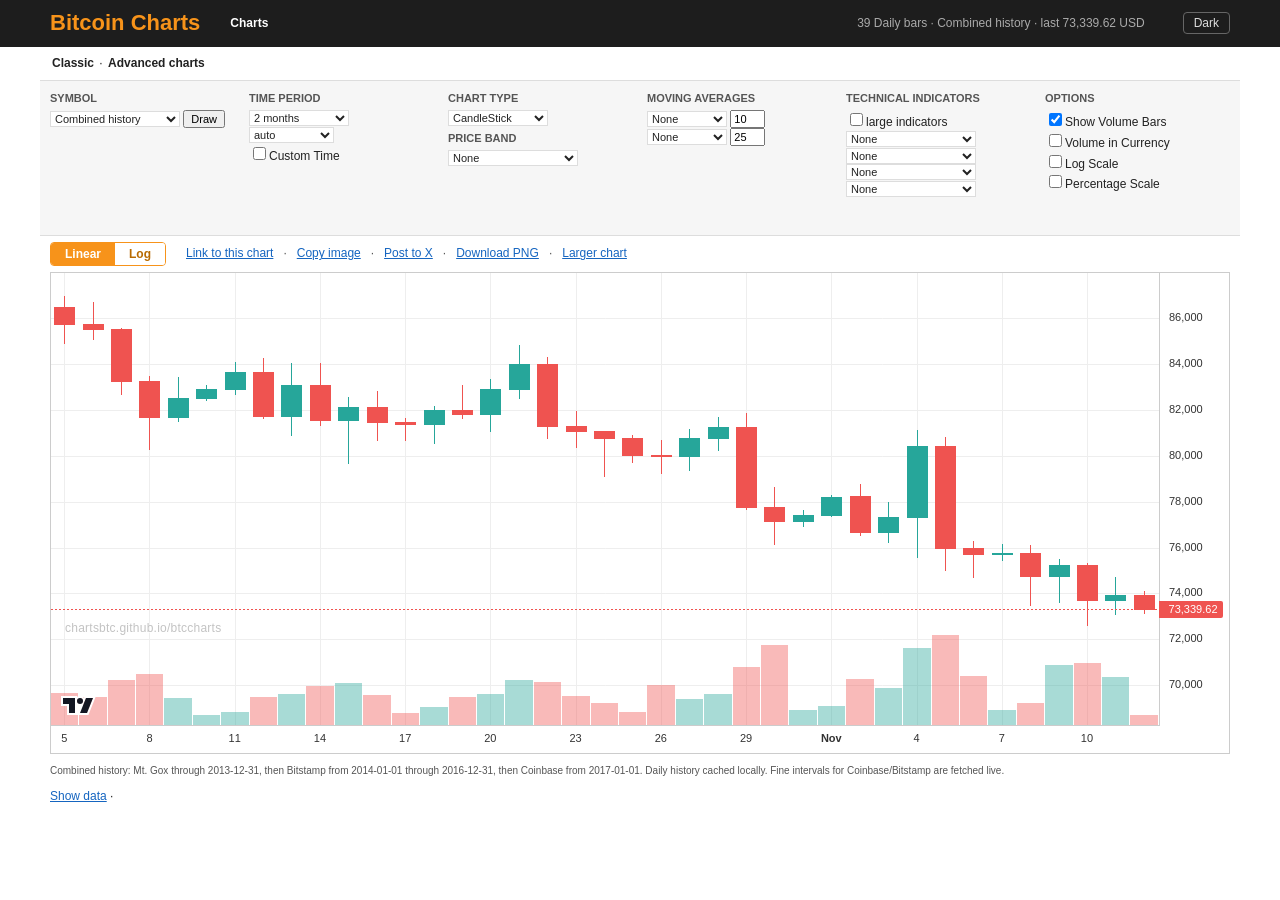
<file: index.html>
<!doctype html>
<html lang="en"><head><meta charset="utf-8">
<title>Bitcoin Charts / Classic</title>
<meta name="viewport" content="width=device-width, initial-scale=1">
<meta name="description" content="BTC/USD combined history — a bitcoincharts-style price chart with log or linear scale, indicators, and image export.">
<meta property="og:title" content="Bitcoin Charts — Classic">
<meta property="og:description" content="BTC/USD combined history — a bitcoincharts-style price chart with log or linear scale, indicators, and image export.">
<meta property="og:type" content="website">
<meta property="og:url" content="https://chartsbtc.github.io/btccharts/">
<meta property="og:image" content="https://chartsbtc.github.io/btccharts/og-image.png">
<meta property="og:image:width" content="1200">
<meta property="og:image:height" content="630">
<meta property="og:site_name" content="Bitcoin Charts">
<meta name="twitter:card" content="summary_large_image">
<meta name="twitter:title" content="Bitcoin Charts — Classic">
<meta name="twitter:description" content="BTC/USD combined history — a bitcoincharts-style price chart with log or linear scale, indicators, and image export.">
<meta name="twitter:image" content="https://chartsbtc.github.io/btccharts/og-image.png">
<link rel="canonical" href="https://chartsbtc.github.io/btccharts/">
<link rel="stylesheet" href="vendor/uPlot.min.css"><link rel="stylesheet" href="style.css"></head>
<body class="page-classic">
<script>window.CHART_PAGE="classic";</script>
<div id="header"><div class="wrap"><a href="#" id="logo">Bitcoin Charts</a>
<ul id="menu"><li><a class="active">Charts</a></li></ul>
<span id="status" class="timestamp"></span>
  <button type="button" id="themeToggle" title="Toggle dark mode">Dark</button></div></div>
<div class="submenu wrap"><a class="active" href="./">Classic</a> · <a href="advanced/">Advanced charts</a></div>
<form id="chartoptions" class="wrap" onsubmit="return false">
 <div class="col"><h6>Symbol</h6>
  <select id="m">
    <option value="combinedUSD" selected>Combined history</option>
    <optgroup label="USD">
      <option value="coinbaseUSD">Coinbase (USD)</option>
      <option value="bitstampUSD">Bitstamp (USD)</option>
      <option value="mtgoxUSD">Mt. Gox (USD)</option>
    </optgroup>
  </select>
  <label id="compareBox" class="advanced-only">Compare to
    <select id="cm"><option value="" selected>None</option></select>
  </label>
  <input id="SubmitButton" type="submit" value="Draw"></div>
 <div class="col price-only"><h6>Time Period</h6>
  <select id="r">
   <option value="1">1 day</option><option value="2">2 days</option><option value="5">5 days</option><option value="10">10 days</option>
   <option value="30">1 month</option><option value="60" selected>2 months</option><option value="90">3 months</option><option value="120">4 months</option>
   <option value="150">5 months</option><option value="180">6 months</option><option value="360">1 year</option><option value="730">2 years</option>
   <option value="1460">4 years</option><option value="2920">8 years</option><option value="">All Data</option>
   <optgroup label="Cycles">
    <option value="c2011">Cycle 2011</option>
    <option value="c2013">Cycle 2013</option>
    <option value="c2017">Cycle 2017</option>
    <option value="c2021">Cycle 2021</option>
    <option value="ccurrent">Current cycle</option>
   </optgroup></select>
  <select id="i"><option value="">auto</option><option>1-min</option><option>5-min</option><option>15-min</option><option>30-min</option>
   <option>Hourly</option><option>2-hour</option><option>3-hour</option><option>6-hour</option><option>12-hour</option><option>Daily</option><option>Weekly</option><option>Monthly</option><option>Quarterly</option><option>Yearly</option><option value="Cycle">4-Year Cycle</option></select><br>
  <label><input type="checkbox" id="c">Custom Time</label>
  <div id="CustomTimeBox"><input id="s" type="date"> — <input id="e" type="date"><br>
   <button type="button" id="Prev">&lt;</button> day <button type="button" id="Next">&gt;</button></div></div>
 <div class="col price-only"><h6>Chart Type</h6>
  <select id="t"><option value="">None</option><option value="S" selected>CandleStick</option><option value="C">Closing Price</option>
   <option value="M">Median Price</option><option value="O">OHLC</option><option value="T">Typical Price</option><option value="W">Weighted Close</option></select>
  <h6>Price Band</h6>
  <select id="b"><option value="">None</option><option value="B">Bollinger Band</option><option value="D">Donchian Channel</option><option value="E">Envelop (SMA 20 +/- 10%)</option></select></div>
 <div class="col price-only"><h6>Moving Averages</h6>
  <select id="a1"><option value="">None</option><option value="SMA">Simple</option><option value="EMA">Exponential</option><option value="TMA">Triangular</option><option value="WMA">Weighted</option></select>
  <input id="m1" size="3" value="10"><br>
  <select id="a2"><option value="">None</option><option value="SMA">Simple</option><option value="EMA">Exponential</option><option value="TMA">Triangular</option><option value="WMA">Weighted</option></select>
  <input id="m2" size="3" value="25"></div>
 <div class="col price-only"><h6>Technical Indicators</h6>
  <label><input type="checkbox" id="x">large indicators</label><br>
  <select id="i1" class="ind"></select><br><select id="i2" class="ind"></select><br>
  <select id="i3" class="ind"></select><br><select id="i4" class="ind"></select></div>
 <div class="col price-only"><h6>Options</h6>
  <label><input type="checkbox" id="v" checked>Show Volume Bars</label><br>
  <label><input type="checkbox" id="cv">Volume in Currency</label><br>
  <label><input type="checkbox" id="l">Log Scale</label><br>
  <label><input type="checkbox" id="p">Percentage Scale</label><br>
  <label><input type="checkbox" id="da">Dual axis (log + linear)</label><br>
  <label id="ratioBox">Ratio panel
    <select id="rp">
      <option value="" selected>None</option>
      <option value="mayer">Mayer Multiple</option>
      <option value="a1">Price / MA 1</option>
      <option value="a2">Price / MA 2</option>
      <option value="pl">Price / Power Law</option>
    </select>
  </label><br>
  <label id="ratioLogBox"><input type="checkbox" id="rpl">Log ratio</label></div>
</form>
<div id="content_chart" class="wrap">
 <div class="info">
  <span id="scaleToggle" class="seg" role="group" aria-label="Price scale"><button type="button" data-scale="linear">Linear</button><button type="button" data-scale="log">Log</button><button type="button" data-scale="loglog">Log-Log</button></span>
  <span id="viewToggle" class="seg" role="group" aria-label="View"><button type="button" data-cy="0">Price</button><button type="button" data-cy="1">Cycles</button></span>
  <label id="scoutViewBox">View
    <select id="vt">
      <option value="" selected>Price chart</option>
      <option value="powerlaw">Power Law</option>
      <option value="drawdown">Drawdown from ATH</option>
      <option value="ath">ATHs and days between</option>
      <option value="sats">Sats per dollar</option>
      <option value="pricema">Price / MA</option>
      <option value="returns">Rolling returns</option>
      <option value="epoch">Halving-epoch candles</option>
      <option value="calyear">Calendar year overlay</option>
      <option value="onthisday">On this day</option>
      <option value="hcycles">Halving cycles (USD)</option>
      <option value="spiral">Bitcoin Spiral</option>
      <option value="ranges">Days in price ranges</option>
    </select>
  </label>
  <label id="scoutPresetBox" class="advanced-only">Chart Scout
    <select id="sp">
      <option value="" selected>None</option>
      <option value="spxgold">S&amp;P 500 vs Gold</option>
    </select>
  </label>
  <span id="ratioOpts" class="scout-opts">
    <label>Ratio MA <select id="rma">
      <option value="" selected>None</option>
      <option value="1y">1 year</option>
      <option value="5y">5 years</option>
      <option value="10y">10 years</option>
      <option value="20y">20 years</option>
    </select></label>
    <label><input type="checkbox" id="rme">Long-run mean</label>
    <label><input type="checkbox" id="el">End labels</label>
    <label><input type="checkbox" id="ss">Shared scale</label>
  </span>
  <span id="priceMaOpts" class="scout-opts" hidden>
    <label>MA <select id="pma">
      <option value="200d" selected>200-day</option>
      <option value="100w">100-week</option>
      <option value="200w">200-week</option>
    </select></label>
    <label>Style <select id="pmm">
      <option value="panel" selected>Price + ratio</option>
      <option value="osc">Percentile oscillator</option>
    </select></label>
  </span>
  <span id="spiralOpts" class="scout-opts" hidden>
    <label><input type="checkbox" id="sf">From 2011</label>
    <label>Highlight <select id="sh">
      <option value="current" selected>Current epoch</option>
      <option value="off">None</option>
    </select></label>
  </span>
  <span id="rangeOpts" class="scout-opts" hidden>
    <label>Bands <select id="rb">
      <option value="decade" selected>Orders of magnitude</option>
      <option value="pow2">Powers of 2</option>
    </select></label>
  </span>
  <span id="otdOpts" class="scout-opts" hidden>
    <label>On
      <select id="otdMonth"><option value="1">January</option><option value="2">February</option><option value="3">March</option><option value="4">April</option><option value="5">May</option><option value="6">June</option><option value="7">July</option><option value="8">August</option><option value="9">September</option><option value="10">October</option><option value="11">November</option><option value="12">December</option></select>
      <select id="otdDay"><option value="1">1</option><option value="2">2</option><option value="3">3</option><option value="4">4</option><option value="5">5</option><option value="6">6</option><option value="7">7</option><option value="8">8</option><option value="9">9</option><option value="10">10</option><option value="11">11</option><option value="12">12</option><option value="13">13</option><option value="14">14</option><option value="15">15</option><option value="16">16</option><option value="17">17</option><option value="18">18</option><option value="19">19</option><option value="20">20</option><option value="21">21</option><option value="22">22</option><option value="23">23</option><option value="24">24</option><option value="25">25</option><option value="26">26</option><option value="27">27</option><option value="28">28</option><option value="29">29</option><option value="30">30</option><option value="31">31</option></select>
    </label>
    <input type="hidden" id="otd">
    <label><input type="checkbox" id="ott">4/8/12-year ROI &amp; CAGR</label>
  </span>
  <span id="yearOpts" class="scout-opts" hidden>
    <label>Mode <select id="ym">
      <option value="raw" selected>Raw USD (linear)</option>
      <option value="idx">Indexed to current Jan 1 (log)</option>
    </select></label>
  </span>
  <span id="returnsOpts" class="scout-opts" hidden>
    <label>Metric <select id="rm">
      <option value="cagr" selected>N-year CAGR</option>
      <option value="roi">N-year ROI</option>
      <option value="mult">1-year multiple</option>
    </select></label>
    <label id="rnBox">N <select id="rn">
      <option value="1">1 year</option>
      <option value="2">2 years</option>
      <option value="4" selected>4 years</option>
      <option value="8">8 years</option>
    </select></label>
    <label><input type="checkbox" id="rcl" checked>Cycle labels</label>
  </span>
  <span id="blendOpts" class="scout-opts" hidden>
    <label><input type="checkbox" id="blp">Blended percentile</label>
    <label id="blwBox">Ratio weight <input id="blw" type="range" min="0" max="100" value="50" step="5"> <span id="blwVal">50</span>%</label>
  </span>
  <span id="pctBandOpts" class="scout-opts" hidden>
    <label>Percentiles <input id="pb" size="20" value="1, 5, 20, 50, 80, 95, 99" title="Comma-separated percentiles of the displayed ratio"></label>
    <label><input type="checkbox" id="pbp">Show bands on price</label>
  </span>
  <span id="annBox" class="scout-opts">
    <label>Flat span
      <input type="date" id="annStart">
      →
      <input type="date" id="annEnd">
      <button type="button" id="annAdd">Add</button>
    </label>
    <input type="hidden" id="an">
    <span id="annList"></span>
  </span>
  <span id="markerBox" class="price-only">
    <label><input type="checkbox" id="ch">Cycle highs</label>
    <label><input type="checkbox" id="cl">Cycle lows</label>
    <label><input type="checkbox" id="hv">Halvings</label>
    <label><input type="checkbox" id="pl">Power Law</label>
    <label><input type="checkbox" id="ep">Color by epoch</label>
  </span>
  <label id="cycleAlignBox" class="cycle-only">Align
    <select id="ca">
      <option value="low" selected>By cycle low</option>
      <option value="high">By cycle high</option>
      <option value="halving">By halving date</option>
      <option value="calendar">4-year calendar (Jan 1)</option>
    </select>
  </label>
  <label id="cyclePriceBox" class="cycle-only">Prices
    <select id="cp">
      <option value="usd" selected>Stacked (USD)</option>
      <option value="low">Scaled: multiple of cycle low</option>
      <option value="high">Scaled: % of cycle high</option>
      <option value="day0">Scaled: relative to day 0</option>
    </select>
  </label>
  <input type="checkbox" id="cy" hidden>
  <input type="checkbox" id="ll" hidden>
  <a href="#" id="getPermalink">Link to this chart</a> · <a href="#" id="copyImage">Copy image</a> · <span class="share-wrap"><a href="#" id="postToX" aria-haspopup="true" aria-expanded="false">Post to X</a><div id="shareMenu" hidden role="menu"><button type="button" role="menuitem" data-share="link">Post link</button><button type="button" role="menuitem" data-share="image">Post image</button></div></span> · <a href="#" id="downloadPng">Download PNG</a> · <a href="#" id="larger">Larger chart</a> <span id="copyStatus" hidden></span>
  <span id="legend"></span>
 </div>
 <div id="cycleLegend" class="cycle-only"></div>
 <div id="plLegend" hidden></div>
 <div id="epochLegend" hidden></div>
 <div id="permalinkbox" hidden>Use this link to bookmark or share this chart. Select "Custom Time" for a permanent link to a specific date.<br><input id="permalink" readonly></div>
 <div id="charts"><div id="chartStage"><div id="main"></div><div id="chartWatermark" aria-hidden="true">chartsbtc.github.io/btccharts</div></div><div id="subs"></div></div>
 <div id="cycleTable" class="cycle-only"></div>
 <p class="small" id="sourceNote">Daily history cached locally.</p>
 <p id="dataActions"><a href="#" id="loadRaw">Show data</a> · <a href="#" id="downloadCsv" hidden>Download CSV</a></p>
 <div id="tableWrap" hidden><table class="data" id="chart_table"><thead></thead><tbody></tbody></table></div>
</div>
<script src="vendor/lightweight-charts.js"></script>
<script src="vendor/uPlot.iife.min.js"></script>
<script src="indicators.js"></script>
<script src="cycles.js"></script>
<script src="scout.js"></script>
<script src="data.js"></script>
<script src="app.js"></script>
</body></html>
</file>
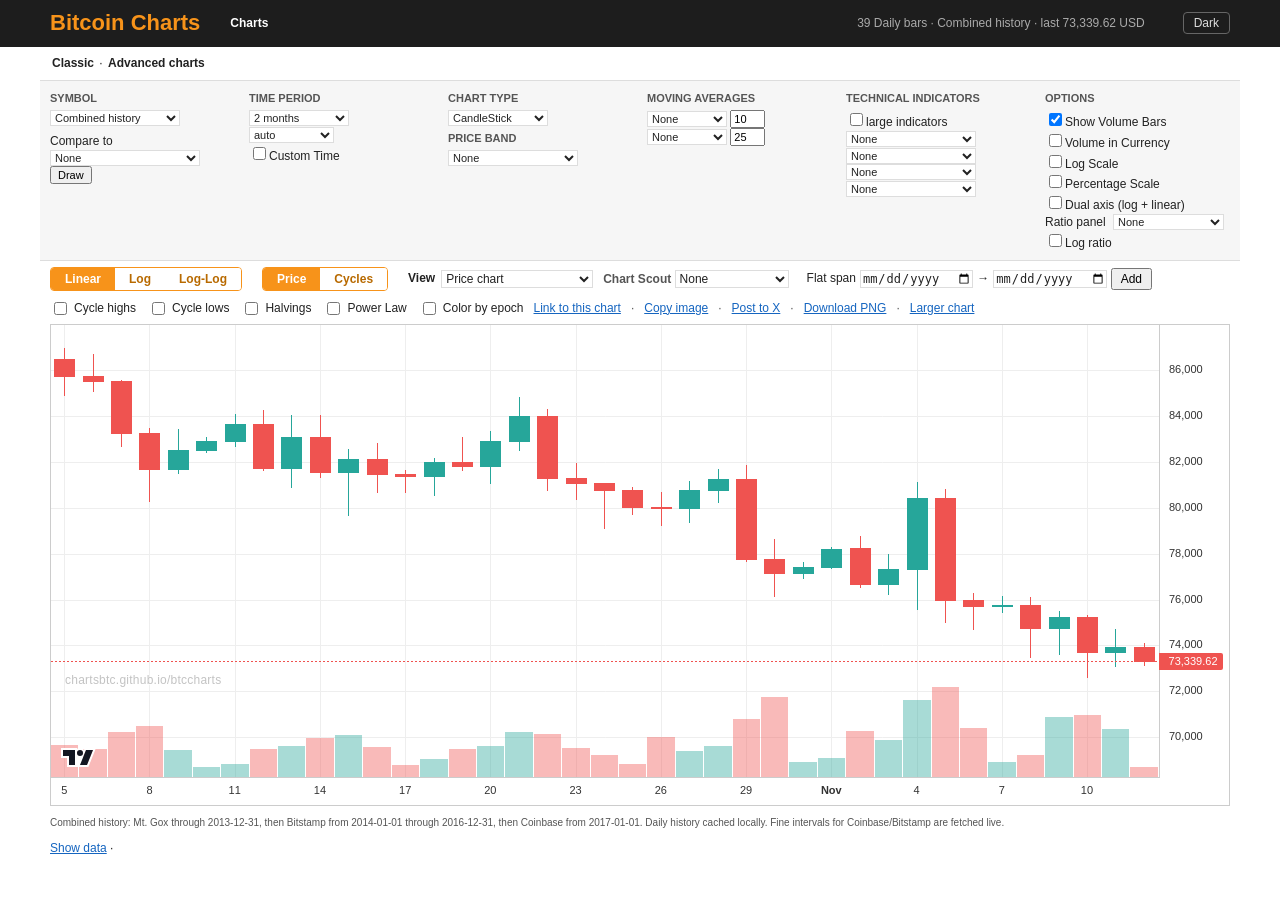
<file: advanced/index.html>
<!doctype html>
<html lang="en"><head><meta charset="utf-8">
<title>Bitcoin Charts / Advanced</title>
<meta name="viewport" content="width=device-width, initial-scale=1">
<meta name="description" content="Advanced BTC/USD charts: cycles, log-log, power law, ratio and percentile panels, rolling returns, and more.">
<meta property="og:title" content="Bitcoin Charts — Advanced">
<meta property="og:description" content="Advanced BTC/USD charts: cycles, log-log, power law, ratio and percentile panels, rolling returns, and more.">
<meta property="og:type" content="website">
<meta property="og:url" content="https://chartsbtc.github.io/btccharts/advanced/">
<meta property="og:image" content="https://chartsbtc.github.io/btccharts/og-image.png">
<meta property="og:image:width" content="1200">
<meta property="og:image:height" content="630">
<meta property="og:site_name" content="Bitcoin Charts">
<meta name="twitter:card" content="summary_large_image">
<meta name="twitter:title" content="Bitcoin Charts — Advanced">
<meta name="twitter:description" content="Advanced BTC/USD charts: cycles, log-log, power law, ratio and percentile panels, rolling returns, and more.">
<meta name="twitter:image" content="https://chartsbtc.github.io/btccharts/og-image.png">
<link rel="canonical" href="https://chartsbtc.github.io/btccharts/advanced/">
<link rel="stylesheet" href="../vendor/uPlot.min.css"><link rel="stylesheet" href="../style.css"></head>
<body class="page-advanced">
<script>window.CHART_PAGE="advanced";</script>
<div id="header"><div class="wrap"><a href="../" id="logo">Bitcoin Charts</a>
<ul id="menu"><li><a class="active">Charts</a></li></ul>
<span id="status" class="timestamp"></span>
  <button type="button" id="themeToggle" title="Toggle dark mode">Dark</button></div></div>
<div class="submenu wrap"><a href="../">Classic</a> · <a class="active" href="./">Advanced charts</a></div>
<form id="chartoptions" class="wrap" onsubmit="return false">
 <div class="col"><h6>Symbol</h6>
  <select id="m">
    <option value="combinedUSD" selected>Combined history</option>
    <optgroup label="USD">
      <option value="coinbaseUSD">Coinbase (USD)</option>
      <option value="bitstampUSD">Bitstamp (USD)</option>
      <option value="mtgoxUSD">Mt. Gox (USD)</option>
    </optgroup>
  </select>
  <label id="compareBox" class="advanced-only">Compare to
    <select id="cm"><option value="" selected>None</option></select>
  </label>
  <input id="SubmitButton" type="submit" value="Draw"></div>
 <div class="col price-only"><h6>Time Period</h6>
  <select id="r">
   <option value="1">1 day</option><option value="2">2 days</option><option value="5">5 days</option><option value="10">10 days</option>
   <option value="30">1 month</option><option value="60" selected>2 months</option><option value="90">3 months</option><option value="120">4 months</option>
   <option value="150">5 months</option><option value="180">6 months</option><option value="360">1 year</option><option value="730">2 years</option>
   <option value="1460">4 years</option><option value="2920">8 years</option><option value="">All Data</option>
   <optgroup label="Cycles">
    <option value="c2011">Cycle 2011</option>
    <option value="c2013">Cycle 2013</option>
    <option value="c2017">Cycle 2017</option>
    <option value="c2021">Cycle 2021</option>
    <option value="ccurrent">Current cycle</option>
   </optgroup></select>
  <select id="i"><option value="">auto</option><option>1-min</option><option>5-min</option><option>15-min</option><option>30-min</option>
   <option>Hourly</option><option>2-hour</option><option>3-hour</option><option>6-hour</option><option>12-hour</option><option>Daily</option><option>Weekly</option><option>Monthly</option><option>Quarterly</option><option>Yearly</option><option value="Cycle">4-Year Cycle</option></select><br>
  <label><input type="checkbox" id="c">Custom Time</label>
  <div id="CustomTimeBox"><input id="s" type="date"> — <input id="e" type="date"><br>
   <button type="button" id="Prev">&lt;</button> day <button type="button" id="Next">&gt;</button></div></div>
 <div class="col price-only"><h6>Chart Type</h6>
  <select id="t"><option value="">None</option><option value="S" selected>CandleStick</option><option value="C">Closing Price</option>
   <option value="M">Median Price</option><option value="O">OHLC</option><option value="T">Typical Price</option><option value="W">Weighted Close</option></select>
  <h6>Price Band</h6>
  <select id="b"><option value="">None</option><option value="B">Bollinger Band</option><option value="D">Donchian Channel</option><option value="E">Envelop (SMA 20 +/- 10%)</option></select></div>
 <div class="col price-only"><h6>Moving Averages</h6>
  <select id="a1"><option value="">None</option><option value="SMA">Simple</option><option value="EMA">Exponential</option><option value="TMA">Triangular</option><option value="WMA">Weighted</option></select>
  <input id="m1" size="3" value="10"><br>
  <select id="a2"><option value="">None</option><option value="SMA">Simple</option><option value="EMA">Exponential</option><option value="TMA">Triangular</option><option value="WMA">Weighted</option></select>
  <input id="m2" size="3" value="25"></div>
 <div class="col price-only"><h6>Technical Indicators</h6>
  <label><input type="checkbox" id="x">large indicators</label><br>
  <select id="i1" class="ind"></select><br><select id="i2" class="ind"></select><br>
  <select id="i3" class="ind"></select><br><select id="i4" class="ind"></select></div>
 <div class="col price-only"><h6>Options</h6>
  <label><input type="checkbox" id="v" checked>Show Volume Bars</label><br>
  <label><input type="checkbox" id="cv">Volume in Currency</label><br>
  <label><input type="checkbox" id="l">Log Scale</label><br>
  <label><input type="checkbox" id="p">Percentage Scale</label><br>
  <label><input type="checkbox" id="da">Dual axis (log + linear)</label><br>
  <label id="ratioBox">Ratio panel
    <select id="rp">
      <option value="" selected>None</option>
      <option value="mayer">Mayer Multiple</option>
      <option value="a1">Price / MA 1</option>
      <option value="a2">Price / MA 2</option>
      <option value="pl">Price / Power Law</option>
    </select>
  </label><br>
  <label id="ratioLogBox"><input type="checkbox" id="rpl">Log ratio</label></div>
</form>
<div id="content_chart" class="wrap">
 <div class="info">
  <span id="scaleToggle" class="seg" role="group" aria-label="Price scale"><button type="button" data-scale="linear">Linear</button><button type="button" data-scale="log">Log</button><button type="button" data-scale="loglog">Log-Log</button></span>
  <span id="viewToggle" class="seg" role="group" aria-label="View"><button type="button" data-cy="0">Price</button><button type="button" data-cy="1">Cycles</button></span>
  <label id="scoutViewBox">View
    <select id="vt">
      <option value="" selected>Price chart</option>
      <option value="powerlaw">Power Law</option>
      <option value="drawdown">Drawdown from ATH</option>
      <option value="ath">ATHs and days between</option>
      <option value="sats">Sats per dollar</option>
      <option value="pricema">Price / MA</option>
      <option value="returns">Rolling returns</option>
      <option value="epoch">Halving-epoch candles</option>
      <option value="calyear">Calendar year overlay</option>
      <option value="onthisday">On this day</option>
      <option value="hcycles">Halving cycles (USD)</option>
      <option value="spiral">Bitcoin Spiral</option>
      <option value="ranges">Days in price ranges</option>
    </select>
  </label>
  <label id="scoutPresetBox" class="advanced-only">Chart Scout
    <select id="sp">
      <option value="" selected>None</option>
      <option value="spxgold">S&amp;P 500 vs Gold</option>
    </select>
  </label>
  <span id="ratioOpts" class="scout-opts">
    <label>Ratio MA <select id="rma">
      <option value="" selected>None</option>
      <option value="1y">1 year</option>
      <option value="5y">5 years</option>
      <option value="10y">10 years</option>
      <option value="20y">20 years</option>
    </select></label>
    <label><input type="checkbox" id="rme">Long-run mean</label>
    <label><input type="checkbox" id="el">End labels</label>
    <label><input type="checkbox" id="ss">Shared scale</label>
  </span>
  <span id="priceMaOpts" class="scout-opts" hidden>
    <label>MA <select id="pma">
      <option value="200d" selected>200-day</option>
      <option value="100w">100-week</option>
      <option value="200w">200-week</option>
    </select></label>
    <label>Style <select id="pmm">
      <option value="panel" selected>Price + ratio</option>
      <option value="osc">Percentile oscillator</option>
    </select></label>
  </span>
  <span id="spiralOpts" class="scout-opts" hidden>
    <label><input type="checkbox" id="sf">From 2011</label>
    <label>Highlight <select id="sh">
      <option value="current" selected>Current epoch</option>
      <option value="off">None</option>
    </select></label>
  </span>
  <span id="rangeOpts" class="scout-opts" hidden>
    <label>Bands <select id="rb">
      <option value="decade" selected>Orders of magnitude</option>
      <option value="pow2">Powers of 2</option>
    </select></label>
  </span>
  <span id="otdOpts" class="scout-opts" hidden>
    <label>On
      <select id="otdMonth"><option value="1">January</option><option value="2">February</option><option value="3">March</option><option value="4">April</option><option value="5">May</option><option value="6">June</option><option value="7">July</option><option value="8">August</option><option value="9">September</option><option value="10">October</option><option value="11">November</option><option value="12">December</option></select>
      <select id="otdDay"><option value="1">1</option><option value="2">2</option><option value="3">3</option><option value="4">4</option><option value="5">5</option><option value="6">6</option><option value="7">7</option><option value="8">8</option><option value="9">9</option><option value="10">10</option><option value="11">11</option><option value="12">12</option><option value="13">13</option><option value="14">14</option><option value="15">15</option><option value="16">16</option><option value="17">17</option><option value="18">18</option><option value="19">19</option><option value="20">20</option><option value="21">21</option><option value="22">22</option><option value="23">23</option><option value="24">24</option><option value="25">25</option><option value="26">26</option><option value="27">27</option><option value="28">28</option><option value="29">29</option><option value="30">30</option><option value="31">31</option></select>
    </label>
    <input type="hidden" id="otd">
    <label><input type="checkbox" id="ott">4/8/12-year ROI &amp; CAGR</label>
  </span>
  <span id="yearOpts" class="scout-opts" hidden>
    <label>Mode <select id="ym">
      <option value="raw" selected>Raw USD (linear)</option>
      <option value="idx">Indexed to current Jan 1 (log)</option>
    </select></label>
  </span>
  <span id="returnsOpts" class="scout-opts" hidden>
    <label>Metric <select id="rm">
      <option value="cagr" selected>N-year CAGR</option>
      <option value="roi">N-year ROI</option>
      <option value="mult">1-year multiple</option>
    </select></label>
    <label id="rnBox">N <select id="rn">
      <option value="1">1 year</option>
      <option value="2">2 years</option>
      <option value="4" selected>4 years</option>
      <option value="8">8 years</option>
    </select></label>
    <label><input type="checkbox" id="rcl" checked>Cycle labels</label>
  </span>
  <span id="blendOpts" class="scout-opts" hidden>
    <label><input type="checkbox" id="blp">Blended percentile</label>
    <label id="blwBox">Ratio weight <input id="blw" type="range" min="0" max="100" value="50" step="5"> <span id="blwVal">50</span>%</label>
  </span>
  <span id="pctBandOpts" class="scout-opts" hidden>
    <label>Percentiles <input id="pb" size="20" value="1, 5, 20, 50, 80, 95, 99" title="Comma-separated percentiles of the displayed ratio"></label>
    <label><input type="checkbox" id="pbp">Show bands on price</label>
  </span>
  <span id="annBox" class="scout-opts">
    <label>Flat span
      <input type="date" id="annStart">
      →
      <input type="date" id="annEnd">
      <button type="button" id="annAdd">Add</button>
    </label>
    <input type="hidden" id="an">
    <span id="annList"></span>
  </span>
  <span id="markerBox" class="price-only">
    <label><input type="checkbox" id="ch">Cycle highs</label>
    <label><input type="checkbox" id="cl">Cycle lows</label>
    <label><input type="checkbox" id="hv">Halvings</label>
    <label><input type="checkbox" id="pl">Power Law</label>
    <label><input type="checkbox" id="ep">Color by epoch</label>
  </span>
  <label id="cycleAlignBox" class="cycle-only">Align
    <select id="ca">
      <option value="low" selected>By cycle low</option>
      <option value="high">By cycle high</option>
      <option value="halving">By halving date</option>
      <option value="calendar">4-year calendar (Jan 1)</option>
    </select>
  </label>
  <label id="cyclePriceBox" class="cycle-only">Prices
    <select id="cp">
      <option value="usd" selected>Stacked (USD)</option>
      <option value="low">Scaled: multiple of cycle low</option>
      <option value="high">Scaled: % of cycle high</option>
      <option value="day0">Scaled: relative to day 0</option>
    </select>
  </label>
  <input type="checkbox" id="cy" hidden>
  <input type="checkbox" id="ll" hidden>
  <a href="#" id="getPermalink">Link to this chart</a> · <a href="#" id="copyImage">Copy image</a> · <span class="share-wrap"><a href="#" id="postToX" aria-haspopup="true" aria-expanded="false">Post to X</a><div id="shareMenu" hidden role="menu"><button type="button" role="menuitem" data-share="link">Post link</button><button type="button" role="menuitem" data-share="image">Post image</button></div></span> · <a href="#" id="downloadPng">Download PNG</a> · <a href="#" id="larger">Larger chart</a> <span id="copyStatus" hidden></span>
  <span id="legend"></span>
 </div>
 <div id="cycleLegend" class="cycle-only"></div>
 <div id="plLegend" hidden></div>
 <div id="epochLegend" hidden></div>
 <div id="permalinkbox" hidden>Use this link to bookmark or share this chart. Select "Custom Time" for a permanent link to a specific date.<br><input id="permalink" readonly></div>
 <div id="charts"><div id="chartStage"><div id="main"></div><div id="chartWatermark" aria-hidden="true">chartsbtc.github.io/btccharts</div></div><div id="subs"></div></div>
 <div id="cycleTable" class="cycle-only"></div>
 <p class="small" id="sourceNote">Daily history cached locally.</p>
 <p id="dataActions"><a href="#" id="loadRaw">Show data</a> · <a href="#" id="downloadCsv" hidden>Download CSV</a></p>
 <div id="tableWrap" hidden><table class="data" id="chart_table"><thead></thead><tbody></tbody></table></div>
</div>
<script src="../vendor/lightweight-charts.js"></script>
<script src="../vendor/uPlot.iife.min.js"></script>
<script src="../indicators.js"></script>
<script src="../cycles.js"></script>
<script src="../scout.js"></script>
<script src="../data.js"></script>
<script src="../app.js"></script>
</body></html>
</file>
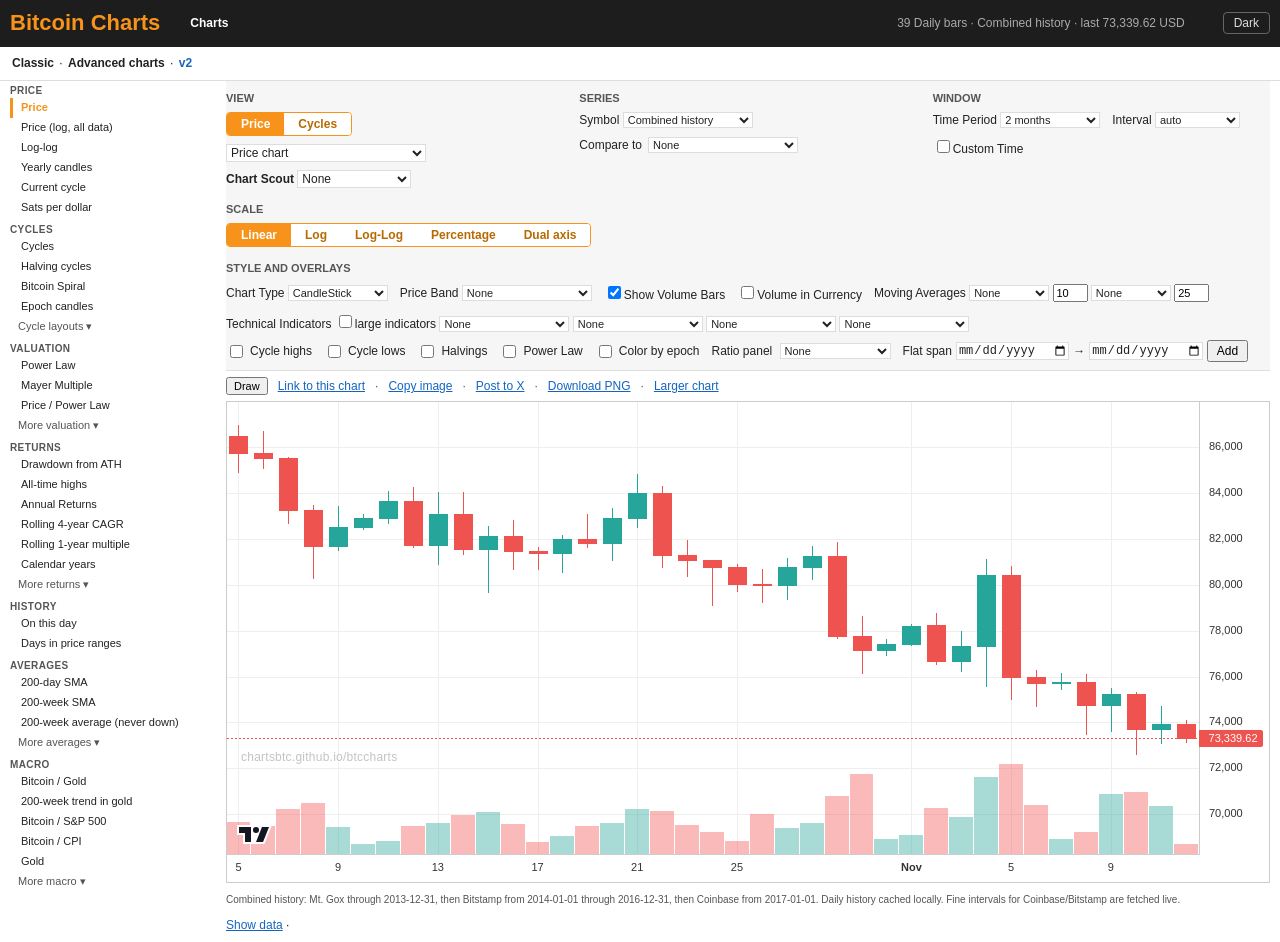
<file: v2/index.html>
<!doctype html>
<html lang="en"><head><meta charset="utf-8">
<title>Bitcoin Charts / v2</title>
<meta name="viewport" content="width=device-width, initial-scale=1">
<meta name="description" content="Bitcoin Charts v2: the same Advanced charts with controls that only appear when they apply to the view.">
<meta property="og:title" content="Bitcoin Charts — v2">
<meta property="og:description" content="Bitcoin Charts v2: the same Advanced charts with controls that only appear when they apply to the view.">
<meta property="og:type" content="website">
<meta property="og:url" content="https://chartsbtc.github.io/btccharts/v2/">
<meta property="og:image" content="https://chartsbtc.github.io/btccharts/og-image.png">
<meta property="og:image:width" content="1200">
<meta property="og:image:height" content="630">
<meta property="og:site_name" content="Bitcoin Charts">
<meta name="twitter:card" content="summary_large_image">
<meta name="twitter:title" content="Bitcoin Charts — v2">
<meta name="twitter:description" content="Bitcoin Charts v2: the same Advanced charts with controls that only appear when they apply to the view.">
<meta name="twitter:image" content="https://chartsbtc.github.io/btccharts/og-image.png">
<link rel="canonical" href="https://chartsbtc.github.io/btccharts/v2/">
<link rel="stylesheet" href="../vendor/uPlot.min.css"><link rel="stylesheet" href="../style.css"></head>
<body class="page-v2">
<script>window.CHART_PAGE="v2";</script>
<div id="header"><div class="wrap"><a href="./" id="logo">Bitcoin Charts</a>
<ul id="menu"><li><a class="active">Charts</a></li></ul>
<span id="status" class="timestamp"></span>
  <button type="button" id="themeToggle" title="Toggle dark mode">Dark</button></div></div>
<div class="submenu wrap"><a href="../">Classic</a> · <a href="../advanced/">Advanced charts</a> · <a class="active" href="./">v2</a></div>
<form id="chartoptions" class="wrap v2-form" onsubmit="return false">

 <div class="v2-group" id="v2ViewGroup">
  <h6>View</h6>
  <div class="v2-group-body">
    <span id="viewToggle" class="seg" role="group" aria-label="View"><button type="button" data-cy="0">Price</button><button type="button" data-cy="1">Cycles</button></span>
    <label id="scoutViewBox"><select id="vt">
      <option value="" selected>Price chart</option>
      <option value="powerlaw">Power Law</option>
      <option value="drawdown">Drawdown from ATH</option>
      <option value="ath">ATHs and days between</option>
      <option value="sats">Sats per dollar</option>
      <option value="pricema">Price / MA</option>
      <option value="returns">Rolling returns</option>
      <option value="annualreturns">Bitcoin Annual Returns</option>
      <option value="corrections">Major corrections from ATHs</option>
      <option value="assetreturns">Asset class returns since 2011</option>
      <option value="btcgold">Bitcoin priced in gold</option>
      <option value="btcgold200w">BTC 200-week trend in gold</option>
      <option value="dca">DCA vs price</option>
      <option value="halvingmultiple">Cycle-low multiple by days from halving</option>
      <option value="drawdownhalving">Drawdown vs days to halving</option>
      <option value="floorstaircase">Bitcoin's floor keeps rising</option>
      <option value="200wnevrdown">200w average never down</option>
      <option value="epoch">Halving-epoch candles</option>
      <option value="calyear">Calendar year overlay</option>
      <option value="onthisday">On this day</option>
      <option value="hcycles">Halving cycles (USD)</option>
      <option value="spiral">Bitcoin Spiral</option>
      <option value="ranges">Days in price ranges</option>
    </select></label>
    <label id="scoutPresetBox">Chart Scout
      <select id="sp">
      <option value="" selected>None</option>
      <option value="spxgold">S&amp;P 500 vs Gold</option>
    </select>
    </label>
  </div>
 </div>

 <div class="v2-group" id="v2ViewOptsGroup">
  <div class="v2-group-body">
    <label id="cycleAlignBox" class="cycle-only">Align
      <select id="ca">
      <option value="low" selected>By cycle low</option>
      <option value="high">By cycle high</option>
      <option value="halving">By halving date</option>
      <option value="calendar">4-year calendar (Jan 1)</option>
    </select>
    </label>
    <label id="cyclePriceBox" class="cycle-only">Prices
      <select id="cp">
      <option value="usd" selected>Stacked (USD)</option>
      <option value="low">Scaled: multiple of cycle low</option>
      <option value="high">Scaled: % of cycle high</option>
      <option value="day0">Scaled: relative to day 0</option>
    </select>
    </label>
    <span id="ratioOpts" class="scout-opts">
      <label>Ratio MA <select id="rma">
      <option value="" selected>None</option>
      <option value="1y">1 year</option>
      <option value="5y">5 years</option>
      <option value="10y">10 years</option>
      <option value="20y">20 years</option>
    </select></label>
      <label><input type="checkbox" id="rme">Long-run mean</label>
      <label><input type="checkbox" id="el">End labels</label>
      <label><input type="checkbox" id="ss">Shared scale</label>
    </span>
    <span id="priceMaOpts" class="scout-opts" hidden>
      <label>MA <select id="pma">
      <option value="200d" selected>200-day</option>
      <option value="100w">100-week</option>
      <option value="200w">200-week</option>
    </select></label>
      <label>Style <select id="pmm">
      <option value="panel" selected>Price + ratio</option>
      <option value="osc">Percentile oscillator</option>
    </select></label>
    </span>
    <span id="spiralOpts" class="scout-opts" hidden>
      <label><input type="checkbox" id="sf">From 2011</label>
      <label>Highlight <select id="sh">
      <option value="current" selected>Current epoch</option>
      <option value="off">None</option>
    </select></label>
    </span>
    <span id="rangeOpts" class="scout-opts" hidden>
      <label>Bands <select id="rb">
      <option value="decade" selected>Orders of magnitude</option>
      <option value="pow2">Powers of 2</option>
    </select></label>
    </span>
    <span id="otdOpts" class="scout-opts" hidden>
      <label>On
        <select id="otdMonth"><option value="1">January</option><option value="2">February</option><option value="3">March</option><option value="4">April</option><option value="5">May</option><option value="6">June</option><option value="7">July</option><option value="8">August</option><option value="9">September</option><option value="10">October</option><option value="11">November</option><option value="12">December</option></select>
        <select id="otdDay"><option value="1">1</option><option value="2">2</option><option value="3">3</option><option value="4">4</option><option value="5">5</option><option value="6">6</option><option value="7">7</option><option value="8">8</option><option value="9">9</option><option value="10">10</option><option value="11">11</option><option value="12">12</option><option value="13">13</option><option value="14">14</option><option value="15">15</option><option value="16">16</option><option value="17">17</option><option value="18">18</option><option value="19">19</option><option value="20">20</option><option value="21">21</option><option value="22">22</option><option value="23">23</option><option value="24">24</option><option value="25">25</option><option value="26">26</option><option value="27">27</option><option value="28">28</option><option value="29">29</option><option value="30">30</option><option value="31">31</option></select>
      </label>
      <input type="hidden" id="otd">
      <label><input type="checkbox" id="ott">4/8/12-year ROI &amp; CAGR</label>
    </span>
    <span id="yearOpts" class="scout-opts" hidden>
      <label>Mode <select id="ym">
      <option value="raw" selected>Raw USD (linear)</option>
      <option value="idx">Indexed to current Jan 1 (log)</option>
    </select></label>
    </span>
    <span id="dcaOpts" class="scout-opts" hidden>
      <label>Start <input type="date" id="dqs" min="2010-07-17"></label>
      <label>End <input type="date" id="dqe" min="2010-07-17"></label>
      <label>Amount $<input type="number" id="dqa" min="1" step="1" style="width:6em"></label>
      <label>Every <select id="dqf">
      <option value="" selected>day</option>
      <option value="w">week</option>
      <option value="m">month</option>
    </select></label>
    </span>
    <span id="returnsOpts" class="scout-opts" hidden>
      <label>Metric <select id="rm">
      <option value="cagr" selected>N-year CAGR</option>
      <option value="roi">N-year ROI</option>
      <option value="mult">1-year multiple</option>
    </select></label>
      <label id="rnBox">N <select id="rn">
      <option value="1">1 year</option>
      <option value="2">2 years</option>
      <option value="4" selected>4 years</option>
      <option value="8">8 years</option>
    </select></label>
      <label><input type="checkbox" id="rcl" checked>Cycle labels</label>
    </span>
    <span id="blendOpts" class="scout-opts" hidden>
      <label><input type="checkbox" id="blp">Blended percentile</label>
      <label id="blwBox">Ratio weight <input id="blw" type="range" min="0" max="100" value="50" step="5"> <span id="blwVal">50</span>%</label>
    </span>
    <span id="pctBandOpts" class="scout-opts" hidden>
      <label>Percentiles <input id="pb" size="20" value="1, 5, 20, 50, 80, 95, 99" title="Comma-separated percentiles of the displayed ratio"></label>
      <label><input type="checkbox" id="pbp">Show bands on price</label>
    </span>
  </div>
 </div>

 <div class="v2-group" id="v2SeriesGroup">
  <h6>Series</h6>
  <div class="v2-group-body">
    <label id="v2SymbolBox">Symbol
      <select id="m">
    <option value="combinedUSD" selected>Combined history</option>
    <optgroup label="USD">
      <option value="coinbaseUSD">Coinbase (USD)</option>
      <option value="bitstampUSD">Bitstamp (USD)</option>
      <option value="mtgoxUSD">Mt. Gox (USD)</option>
    </optgroup>
  </select>
    </label>
    <span id="v2LockedMarket" hidden>Combined daily history</span>
    <label id="compareBox">Compare to
      <select id="cm"><option value="" selected>None</option></select>
    </label>
  </div>
 </div>

 <div class="v2-group" id="v2WindowGroup">
  <h6>Window</h6>
  <div class="v2-group-body">
    <label>Time Period
      <select id="r">
   <option value="1">1 day</option><option value="2">2 days</option><option value="5">5 days</option><option value="10">10 days</option>
   <option value="7">1 week</option><option value="30">1 month</option><option value="60" selected>2 months</option><option value="90">3 months</option><option value="120">4 months</option>
   <option value="150">5 months</option><option value="180">6 months</option><option value="360">1 year</option><option value="730">2 years</option>
   <option value="1460">4 years</option><option value="2920">8 years</option><option value="">All Data</option>
   <optgroup label="Cycles">
    <option value="c2011">Cycle 2011</option>
    <option value="c2013">Cycle 2013</option>
    <option value="c2017">Cycle 2017</option>
    <option value="c2021">Cycle 2021</option>
    <option value="ccurrent">Current cycle</option>
   </optgroup></select>
    </label>
    <label id="v2IntervalBox">Interval <select id="i"><option value="">auto</option><option>1-min</option><option>5-min</option><option>15-min</option><option>30-min</option>
   <option>Hourly</option><option>2-hour</option><option>3-hour</option><option>6-hour</option><option>12-hour</option><option>Daily</option><option>Weekly</option><option>Monthly</option><option>Quarterly</option><option>Yearly</option><option value="Cycle">4-Year Cycle</option></select></label>
    <span id="v2DailyNote" hidden>Daily data</span>
    <label><input type="checkbox" id="c">Custom Time</label>
    <div id="CustomTimeBox"><input id="s" type="date"> — <input id="e" type="date">
      <button type="button" id="Prev">&lt;</button> day <button type="button" id="Next">&gt;</button>
    </div>
  </div>
 </div>

 <div class="v2-group" id="v2ScaleGroup">
  <h6>Scale</h6>
  <div class="v2-group-body">
    <span id="scaleToggle" class="seg" role="group" aria-label="Price scale">
      <button type="button" data-scale="linear">Linear</button>
      <button type="button" data-scale="log">Log</button>
      <button type="button" data-scale="loglog">Log-Log</button>
      <button type="button" data-scale="pct">Percentage</button>
      <button type="button" data-scale="dual">Dual axis</button>
    </span>
    <input type="checkbox" id="l" hidden>
    <input type="checkbox" id="p" hidden>
    <input type="checkbox" id="da" hidden>
  </div>
 </div>

 <div class="v2-group" id="v2StyleGroup">
  <h6>Style and overlays</h6>
  <div class="v2-group-body">
    <label>Chart Type <select id="t"><option value="">None</option><option value="S" selected>CandleStick</option><option value="C">Closing Price</option>
   <option value="M">Median Price</option><option value="O">OHLC</option><option value="T">Typical Price</option><option value="W">Weighted Close</option></select></label>
    <label>Price Band <select id="b"><option value="">None</option><option value="B">Bollinger Band</option><option value="D">Donchian Channel</option><option value="E">Envelope (SMA 20 +/- 10%)</option></select></label>
    <label><input type="checkbox" id="v" checked>Show Volume Bars</label>
    <label><input type="checkbox" id="cv">Volume in Currency</label>
    <span class="v2-ma">
      <span class="v2-ma-label">Moving Averages</span>
      <select id="a1"><option value="">None</option><option value="SMA">Simple</option><option value="EMA">Exponential</option><option value="TMA">Triangular</option><option value="WMA">Weighted</option></select> <input id="m1" size="3" value="10">
      <select id="a2"><option value="">None</option><option value="SMA">Simple</option><option value="EMA">Exponential</option><option value="TMA">Triangular</option><option value="WMA">Weighted</option></select> <input id="m2" size="3" value="25">
    </span>
    <span class="v2-ind">
      <span class="v2-ma-label">Technical Indicators</span>
      <label><input type="checkbox" id="x">large indicators</label>
      <select id="i1" class="ind"></select> <select id="i2" class="ind"></select> <select id="i3" class="ind"></select> <select id="i4" class="ind"></select>
    </span>
    <span id="markerBox">
      <label><input type="checkbox" id="ch">Cycle highs</label>
      <label><input type="checkbox" id="cl">Cycle lows</label>
      <label><input type="checkbox" id="hv">Halvings</label>
      <label><input type="checkbox" id="pl">Power Law</label>
      <label><input type="checkbox" id="ep">Color by epoch</label>
    </span>
    <label id="ratioBox">Ratio panel
      <select id="rp">
      <option value="" selected>None</option>
      <option value="mayer">Mayer Multiple</option>
      <option value="a1">Price / MA 1</option>
      <option value="a2">Price / MA 2</option>
      <option value="pl">Price / Power Law</option>
    </select>
    </label>
    <label id="ratioLogBox"><input type="checkbox" id="rpl">Log ratio</label>
    <span id="annBox" class="scout-opts">
      <label>Flat span
        <input type="date" id="annStart">
        →
        <input type="date" id="annEnd">
        <button type="button" id="annAdd">Add</button>
      </label>
      <input type="hidden" id="an">
      <span id="annList"></span>
    </span>
  </div>
 </div>

 <input type="checkbox" id="cy" hidden>
 <input type="checkbox" id="ll" hidden>
</form>
<div id="content_chart" class="wrap">
 <div class="info v2-actions">
  <input id="SubmitButton" type="button" value="Draw">
  <a href="#" id="getPermalink">Link to this chart</a> · <a href="#" id="copyImage">Copy image</a> · <span class="share-wrap"><a href="#" id="postToX" aria-haspopup="true" aria-expanded="false">Post to X</a><div id="shareMenu" hidden role="menu"><button type="button" role="menuitem" data-share="link">Post link</button><button type="button" role="menuitem" data-share="image">Post image</button></div></span> · <a href="#" id="downloadPng">Download PNG</a> · <a href="#" id="larger">Larger chart</a> <span id="copyStatus" hidden></span>
  <span id="legend"></span>
 </div>
 <div id="cycleLegend" class="cycle-only"></div>
 <div id="plLegend" hidden></div>
 <div id="epochLegend" hidden></div>
 <div id="permalinkbox" hidden>Use this link to bookmark or share this chart. Select "Custom Time" for a permanent link to a specific date.<br><input id="permalink" readonly></div>
 <div id="charts"><div id="chartStage"><div id="main"></div><div id="chartWatermark" aria-hidden="true">chartsbtc.github.io/btccharts</div></div><div id="subs"></div></div>
 <div id="cycleTable" class="cycle-only"></div>
 <p class="small" id="sourceNote">Daily history cached locally.</p>
 <p id="dataActions"><a href="#" id="loadRaw">Show data</a> · <a href="#" id="downloadCsv" hidden>Download CSV</a></p>
 <div id="tableWrap" hidden><table class="data" id="chart_table"><thead></thead><tbody></tbody></table></div>
</div>
<script src="../vendor/lightweight-charts.js"></script>
<script src="../vendor/uPlot.iife.min.js"></script>
<script src="../indicators.js"></script>
<script src="../cycles.js"></script>
<script src="../scout.js"></script>
<script src="../data.js"></script>
<script src="../app.js"></script>
<script src="sidebar.js"></script>
</body></html>
</file>
<file: style.css>
/* Theme tokens */
:root{
  --bg:#fff; --fg:#222; --muted:#555; --border:#ddd; --panel:#f6f6f6;
  --link:#1565c0; --chart-border:#ccc; --input-bg:#fff;
  --seg-bg:#fff; --seg-fg:#b86a00; --sub-lbl-bg:#fffc;
  --wm:rgba(40,40,40,0.28); --wm-shadow:#fff; --table-border:#ddd;
  --menu-bg:#fff; --menu-border:#ccc;
}
html.dark{
  --bg:#121212; --fg:#e6e6e6; --muted:#b0b0b0; --border:#333; --panel:#1c1c1c;
  --link:#90caf9; --chart-border:#333; --input-bg:#1a1a1a;
  --seg-bg:#1a1a1a; --seg-fg:#ffb74d; --sub-lbl-bg:#1c1c1ccc;
  --wm:rgba(255,255,255,0.38); --wm-shadow:#121212; --table-border:#333;
  --menu-bg:#1c1c1c; --menu-border:#444;
  color-scheme:dark;
}
body{margin:0;font:12px/1.4 Verdana,Arial,sans-serif;color:var(--fg);background:var(--bg)}
.wrap{max-width:1180px;margin:0 auto;padding:0 10px}
#header{background:#1d1d1d;color:#ddd;padding:8px 0}#header .wrap{display:flex;align-items:center;gap:30px}
#logo{color:#f7931a;font-size:22px;font-weight:bold;text-decoration:none}
#menu{list-style:none;margin:0;padding:0;display:flex;gap:15px}#menu a{color:#fff;font-weight:bold}
.timestamp{margin-left:auto;color:#aaa}
.submenu{padding:8px 10px;border-bottom:1px solid var(--border)}.submenu a{font-weight:bold;color:var(--fg)}
#chartoptions{display:flex;gap:14px;padding-top:6px;padding-bottom:8px;border-bottom:1px solid var(--border);background:var(--panel)}
.col{flex:1;min-width:0}h6{margin:4px 0;font-size:11px;text-transform:uppercase;color:var(--muted)}
select,input{font-size:11px}select{max-width:130px}
#CustomTimeBox{display:none}#CustomTimeBox input{width:110px}
.info{margin:6px 0}#legend{float:right;color:var(--muted)}
#permalink{width:100%}#charts{border:1px solid var(--chart-border);position:relative}
#main{height:480px}.sub{height:130px;border-top:1px solid var(--chart-border);position:relative}.sub.big{height:220px}
.sub .lbl{position:absolute;left:6px;top:2px;z-index:5;font-size:11px;color:var(--muted);background:var(--sub-lbl-bg)}
.small{color:#777;font-size:10px}
table.data{border-collapse:collapse;margin-top:6px}table.data td,table.data th{border:1px solid #ddd;padding:2px 6px;text-align:right}
body.wide #content_chart{max-width:none}

.seg{display:inline-flex;border:1px solid #f7931a;border-radius:4px;overflow:hidden;margin-right:10px;vertical-align:middle}
.seg button{border:0;background:var(--seg-bg);color:var(--seg-fg);font:bold 12px Verdana,sans-serif;padding:4px 14px;cursor:pointer}
.seg button.on{background:#f7931a;color:#fff}

#chartoptions{flex-wrap:wrap}
.col{flex:1 1 150px;min-width:140px}
#header .wrap{flex-wrap:wrap;gap:10px 30px}
.info{display:flex;flex-wrap:wrap;align-items:center;gap:8px 10px;position:relative;z-index:40;overflow:visible}
#legend{float:none;margin-left:auto}
#cycleAlignBox,#cyclePriceBox{font-weight:bold;color:var(--fg)}
#cycleAlignBox select,#cyclePriceBox select{font-size:12px;max-width:220px;margin-left:4px}
.cycle-only{display:none}
body.cycles-view .cycle-only{display:block}
body.cycles-view label.cycle-only,body.cycles-view #cycleAlignBox,body.cycles-view #cyclePriceBox{display:inline-flex;align-items:center}
body.cycles-view .price-only{display:none}
#cycleLegend{display:none;flex-wrap:wrap;gap:8px 16px;margin:0 0 8px;font-size:12px}
body.cycles-view #cycleLegend{display:flex}
.leg-item,.swatch{display:inline-flex;align-items:center;gap:6px}
.swatch{width:12px;height:12px;border-radius:2px;display:inline-block;flex:none;vertical-align:middle;margin-right:4px}
table.cycles{width:100%;margin-top:10px;font-size:11px}
table.cycles td,table.cycles th{text-align:left}
table.cycles em{color:#888;font-style:italic;font-size:10px}
#main.cycles{height:520px}
@media (max-width:640px){
  #main, #main.cycles{height:360px}
  .col{flex:1 1 46%}
  #logo{font-size:18px}
  .seg button{padding:4px 10px}
}


#chartStage{position:relative}
#chartWatermark{
  position:absolute;left:14px;bottom:36px;z-index:6;pointer-events:none;user-select:none;
  color:rgba(40,40,40,0.4);font:12px/1.2 Verdana,Arial,sans-serif;letter-spacing:.02em;
  text-shadow:0 0 3px #fff,0 0 6px #fff,0 1px 0 #fff;
}
body.cycles-view #chartWatermark{left:72px;bottom:38px}
#charts.has-volume #chartWatermark{bottom:calc(22% + 12px)}
body.cycles-view #charts.has-volume #chartWatermark{bottom:38px}

#copyStatus{color:#2e7d32;font-weight:bold;margin-left:6px}

#dataActions{margin:8px 0}
#tableWrap{max-height:420px;overflow:auto;margin:6px 0 12px;border:1px solid #ddd}
#tableWrap table.data{margin-top:0;width:100%}
#tableWrap thead th{position:sticky;top:0;background:#f6f6f6;z-index:1}

#markerBox{display:inline-flex;flex-wrap:wrap;align-items:center;gap:8px 12px;font-weight:bold;color:var(--fg)}
#markerBox label{display:inline-flex;align-items:center;gap:4px;font-weight:normal;cursor:pointer}
body.cycles-view #markerBox{display:none}

body.cycles-view #scaleToggle [data-scale="loglog"]{display:none}
body.loglog-view #chartWatermark{left:72px;bottom:52px}
#main .uplot,#main .u-wrap{width:100%;height:100%}
#main .u-legend{display:none}

#plLegend{margin:0 0 8px;font:12px/1.4 Verdana,Arial,sans-serif;color:#b86a00}
body.cycles-view #plLegend{display:none}

.share-wrap{position:relative;display:inline-block;vertical-align:middle}
#shareMenu{position:absolute;left:0;top:calc(100% + 4px);z-index:30;min-width:148px;padding:4px 0;background:var(--menu-bg);border:1px solid var(--menu-border);box-shadow:0 2px 8px rgba(0,0,0,.15)}
#shareMenu button{display:block;width:100%;margin:0;border:0;background:none;text-align:left;font:12px/1.4 Verdana,Arial,sans-serif;color:#105cb6;padding:6px 12px;cursor:pointer}
#shareMenu button:hover,#shareMenu button:focus{background:#f3f3f3;outline:none}

#epochLegend{display:none;flex-wrap:wrap;gap:8px 16px;margin:0 0 8px;font-size:12px}
#epochLegend:not([hidden]){display:flex}
body.cycles-view #epochLegend{display:none}

#ratioBox select{max-width:160px;margin-left:4px}
body.cycles-view #ratioBox,body.cycles-view #ratioLogBox{display:none}
.sub.scout-ratio{height:180px}

#scoutViewBox{display:inline-flex;align-items:center;gap:6px;font-weight:bold;color:var(--fg)}
#scoutViewBox select{font-size:12px;max-width:200px}
body.cycles-view #scoutViewBox{display:none}
body.scout-view #markerBox,body.scout-view #ratioBox,body.scout-view #ratioLogBox{display:none}
body.scout-powerlaw #scaleToggle{display:none}
body.scout-powerlaw #main{height:340px}
body.scout-powerlaw .sub.scout-panel{height:170px}
body.scout-view #charts{overflow:visible}

body.scout-drawdown #main{height:220px}
body.scout-drawdown .sub.scout-panel{height:300px}
body.scout-drawdown #scaleToggle{display:none}

body.scout-ath #main{height:340px}
body.scout-ath .sub.scout-panel{height:200px}
body.scout-ath #scaleToggle{display:none}

body.scout-sats #main{height:480px}
body.scout-sats #scaleToggle{display:none}
.chart-overlay{position:absolute;inset:0;pointer-events:none;z-index:8}

.scout-opts{display:none;flex-wrap:wrap;align-items:center;gap:8px 12px;font-weight:bold;color:var(--fg)}
.scout-opts label{display:inline-flex;align-items:center;gap:4px;font-weight:normal}
.scout-opts select{font-size:12px;max-width:180px}
body.scout-pricema #priceMaOpts{display:inline-flex}
body.scout-pricema #scaleToggle,body.scout-pricema #markerBox,body.scout-pricema #ratioBox,body.scout-pricema #ratioLogBox{display:none}
body.scout-pricema #main{height:340px}
body.scout-pricema.scout-osc #main{height:480px}
body.scout-pricema .sub.scout-ratio{height:200px}

body.scout-returns #returnsOpts{display:inline-flex}
body.scout-returns.mode-mult #rnBox{display:none}
body.scout-returns #scaleToggle,body.scout-returns #markerBox,body.scout-returns #ratioBox,body.scout-returns #ratioLogBox{display:none}
body.scout-returns #main{height:480px}

body.has-pct-bands #pctBandOpts{display:inline-flex}
#pctBandOpts input[type="text"],#pctBandOpts input#pb{font-size:12px;width:160px}

body.scout-powerlaw #blendOpts{display:inline-flex}
body.scout-powerlaw:not(.scout-blend) #blwBox{display:none}
body.scout-powerlaw.scout-blend #main{height:280px}
body.scout-powerlaw.scout-blend .sub.scout-panel{height:150px}
#blw{vertical-align:middle;width:120px}
#blwVal{display:inline-block;min-width:2em;text-align:right}

body.scout-epoch #scaleToggle,body.scout-epoch #markerBox,body.scout-epoch #ratioBox,body.scout-epoch #ratioLogBox{display:none}
body.scout-epoch #main{height:540px}
.scout-canvas{position:absolute;inset:0}
body.scout-epoch #chartWatermark{bottom:64px}
body.scout-epoch #chartWatermark{bottom:64px}

body.scout-calyear #yearOpts{display:inline-flex}
body.scout-calyear #scaleToggle,body.scout-calyear #markerBox,body.scout-calyear #ratioBox,body.scout-calyear #ratioLogBox{display:none}
body.scout-calyear #main{height:540px}
body.scout-calyear #chartWatermark{bottom:52px}

body.scout-onthisday #otdOpts{display:inline-flex}
body.scout-onthisday #scaleToggle,body.scout-onthisday #markerBox,body.scout-onthisday #ratioBox,body.scout-onthisday #ratioLogBox{display:none}
body.scout-onthisday #main{height:680px}
body.scout-onthisday #chartWatermark{left:80px;bottom:72px}
body.scout-onthisday.has-otd-table #main{height:680px}

body.scout-hcycles #scaleToggle,body.scout-hcycles #markerBox,body.scout-hcycles #ratioBox,body.scout-hcycles #ratioLogBox{display:none}
body.scout-hcycles #main{height:540px}
body.scout-hcycles #chartWatermark{bottom:52px}


body.scout-spiral #spiralOpts{display:inline-flex}
body.scout-spiral #scaleToggle,body.scout-spiral #markerBox,body.scout-spiral #ratioBox,body.scout-spiral #ratioLogBox{display:none}
body.scout-spiral #main{height:660px}
body.scout-spiral #chartWatermark{bottom:56px;left:16px}
body.scout-ranges #rangeOpts{display:inline-flex}
body.scout-ranges #scaleToggle,body.scout-ranges #markerBox,body.scout-ranges #ratioBox,body.scout-ranges #ratioLogBox{display:none}
body.scout-ranges #main{height:560px}
body.scout-ranges #chartWatermark{bottom:52px}

body.scout-annualreturns #scaleToggle,body.scout-annualreturns #markerBox,body.scout-annualreturns #ratioBox,body.scout-annualreturns #ratioLogBox{display:none}
body.scout-annualreturns #charts{display:flex;flex-direction:column}
body.scout-annualreturns #subs{order:-1}
body.scout-annualreturns #main{height:320px}
body.scout-annualreturns #chartWatermark{bottom:48px;left:64px}
.annual-returns-wrap{padding:14px 16px 10px;border-bottom:1px solid var(--chart-border,#ccc);background:var(--bg)}
.annual-returns-title{margin:0 0 10px;font-size:16px;font-weight:bold;text-align:center;color:var(--fg)}
table.annual-returns{width:100%;max-width:560px;margin:0 auto;border-collapse:collapse;font-size:13px}
table.annual-returns th,table.annual-returns td{border:1px solid var(--table-border,#ccc);padding:5px 12px;text-align:right}
table.annual-returns th{background:var(--panel,#f6f6f6);font-weight:bold}
table.annual-returns th:first-child,table.annual-returns td.yr{text-align:left;font-weight:bold}
table.annual-returns tr.up td.pct{background:#c8e6c9;color:#1b5e20;font-weight:bold}
table.annual-returns tr.down td{color:#c62828}
table.annual-returns tr.down td.yr{color:#c62828}
table.annual-returns tr.down td.pct{background:#ffcdd2;color:#b71c1c;font-weight:bold}
html.dark table.annual-returns th{background:#1c1c1c}
html.dark table.annual-returns tr.up td.pct{background:#1b5e20;color:#c8e6c9}
html.dark table.annual-returns tr.down td,html.dark table.annual-returns tr.down td.yr{color:#ef9a9a}
html.dark table.annual-returns tr.down td.pct{background:#5d1a1a;color:#ffcdd2}
.annual-returns-empty{padding:24px 16px;color:var(--muted);font-size:13px}
body.scout-corrections #scaleToggle,body.scout-corrections #markerBox,body.scout-corrections #ratioBox,body.scout-corrections #ratioLogBox{display:none}
body.scout-corrections #charts{display:flex;flex-direction:column}
body.scout-corrections #subs{order:-1}
body.scout-corrections #main{height:220px}
body.scout-corrections #chartWatermark{bottom:36px;left:56px}
.corrections-wrap{padding:14px 16px 10px;border-bottom:1px solid var(--chart-border,#ccc);background:var(--bg)}
.corrections-title{margin:0 0 6px;font-size:16px;font-weight:bold;text-align:center;color:var(--fg)}
.corrections-sub{margin:0 0 10px;font-size:11px;line-height:1.4;text-align:center;color:var(--muted)}
.corrections-scroll{overflow-x:auto}
table.corrections{width:100%;min-width:720px;border-collapse:collapse;font-size:12px}
table.corrections th,table.corrections td{border:1px solid var(--table-border,#ccc);padding:5px 8px;text-align:right;white-space:nowrap}
table.corrections th{background:var(--panel,#f6f6f6);font-weight:bold;white-space:normal;line-height:1.25}
table.corrections th:first-child,table.corrections td.period{text-align:left;font-weight:bold}
table.corrections tr.ongoing td.period{color:#e65100}
table.corrections tr.record td{background:#fff3e0}
table.corrections tr.record td.days{font-weight:bold;color:#e65100}
table.corrections tr.on td.period{box-shadow:inset 3px 0 0 #f7931a}
table.corrections td.dd{font-weight:bold}
table.corrections tr[data-depth="0"] td.dd{background:#ffcdd2;color:#b71c1c}
table.corrections tr[data-depth="1"] td.dd{background:#ef9a9a;color:#7f1111}
table.corrections tr[data-depth="2"] td.dd{background:#e57373;color:#fff}
table.corrections tr[data-depth="3"] td.dd{background:#c62828;color:#fff}
table.corrections tr[data-depth="4"] td.dd,table.corrections tr[data-depth="5"] td.dd{background:#7f1111;color:#fff}
table.corrections tbody tr{cursor:pointer}
table.corrections tbody tr:hover td:not(.dd){background:#fafafa}
.corrections-empty{padding:24px 16px;color:var(--muted);font-size:13px}
body.scout-assetreturns #scaleToggle,body.scout-assetreturns #markerBox,body.scout-assetreturns #ratioBox,body.scout-assetreturns #ratioLogBox{display:none}
body.scout-assetreturns #charts{display:flex;flex-direction:column}
body.scout-assetreturns #subs{order:-1}
body.scout-assetreturns #main{height:0;min-height:0;display:none}
body.scout-assetreturns #chartWatermark{display:none}
.asset-returns-wrap{padding:14px 12px 16px;border-bottom:1px solid var(--chart-border,#ccc);background:var(--bg)}
.asset-returns-title{margin:0 0 6px;font-size:16px;font-weight:bold;text-align:center;color:var(--fg)}
.asset-returns-sub{margin:0 0 10px;font-size:11px;line-height:1.4;text-align:center;color:var(--muted)}
.asset-returns-scroll{overflow-x:auto}
table.asset-returns{width:100%;min-width:860px;border-collapse:collapse;font-size:11px;table-layout:fixed}
table.asset-returns th,table.asset-returns td{border:1px solid var(--table-border,#ccc);padding:3px 3px;text-align:right;white-space:nowrap}
table.asset-returns th{background:var(--panel,#f6f6f6);font-weight:bold}
table.asset-returns th.asset,table.asset-returns td.asset{text-align:left;font-weight:bold;position:sticky;left:0;background:var(--bg,#fff);z-index:1;width:78px}
table.asset-returns th:nth-child(2),table.asset-returns td:nth-child(2),
table.asset-returns th:nth-child(3),table.asset-returns td:nth-child(3),
table.asset-returns th:nth-child(4),table.asset-returns td:nth-child(4){width:64px}
table.asset-returns td.pct.up{background:#c8e6c9;color:#1b5e20;font-weight:bold}
table.asset-returns td.pct.down{background:#ffcdd2;color:#b71c1c;font-weight:bold}
table.asset-returns td.na{color:var(--muted)}
table.asset-returns tfoot td{background:var(--panel,#f6f6f6);font-size:9px;font-weight:bold;white-space:normal;line-height:1.2;text-align:center}
table.asset-returns tfoot td .fn{display:block;font-weight:bold}
table.asset-returns tfoot td .fv{display:block}
table.asset-returns tfoot td.asset{background:var(--panel,#f6f6f6)}
.asset-returns-empty{padding:24px 16px;color:var(--muted);font-size:13px}
body.scout-btcgold #markerBox,body.scout-btcgold #ratioBox,body.scout-btcgold #ratioLogBox{display:none}
body.page-v2.scout-btcgold #v2StyleGroup .v2-ma,
body.page-v2.scout-btcgold #v2StyleGroup .v2-ind{display:none !important}
body.scout-btcgold #main{height:520px}
.btcgold-tools{display:flex;flex-wrap:wrap;align-items:center;gap:10px 16px;padding:8px 12px;border-bottom:1px solid var(--chart-border,#ccc);background:var(--bg)}
.btcgold-presets{display:flex;gap:4px}
.btcgold-presets button{font:bold 11px Verdana,Arial,sans-serif;padding:6px 12px;min-height:32px;cursor:pointer;border:1px solid #f7931a;background:var(--seg-bg,#fff);color:var(--seg-fg,#333);border-radius:4px}
.btcgold-presets button.on{background:#f7931a;color:#fff}
.btcgold-ma{font-size:12px;color:var(--fg)}
.btcgold-now{font-size:13px;font-weight:bold;color:var(--fg);margin-left:auto}
.btcgold-empty{padding:24px 16px;color:var(--muted);font-size:13px}
html.dark table.asset-returns th,html.dark table.asset-returns tfoot td,html.dark table.asset-returns tfoot td.asset{background:#1c1c1c}
html.dark table.asset-returns th.asset,html.dark table.asset-returns td.asset{background:#111}
html.dark table.asset-returns td.pct.up{background:#1b5e20;color:#c8e6c9}
html.dark table.asset-returns td.pct.down{background:#5d1a1a;color:#ffcdd2}
html.dark table.corrections th{background:#1c1c1c}
html.dark table.corrections tr.record td{background:rgba(247,147,26,0.16)}
html.dark table.corrections tr.record td.days{color:#ffcc80}
html.dark table.corrections tr.ongoing td.period{color:#ffcc80}
html.dark table.corrections tr[data-depth="0"] td.dd{background:#5d1a1a;color:#ffcdd2}
html.dark table.corrections tr[data-depth="1"] td.dd{background:#7a1d1d;color:#ffcdd2}
html.dark table.corrections tr[data-depth="2"] td.dd{background:#8e2020;color:#ffebee}
html.dark table.corrections tr[data-depth="3"] td.dd{background:#a31515;color:#fff}
html.dark table.corrections tr[data-depth="4"] td.dd,html.dark table.corrections tr[data-depth="5"] td.dd{background:#4a0d0d;color:#fff}
html.dark table.corrections tbody tr:hover td:not(.dd){background:#222}
body.scout-neverdown #scaleToggle,body.scout-neverdown #markerBox,body.scout-neverdown #ratioBox,body.scout-neverdown #ratioLogBox{display:none}
body.scout-neverdown #main{height:680px}
body.scout-neverdown #chartWatermark{display:none}
p.view-jump{margin:8px 0}

#annBox{display:none;align-items:center;gap:8px;flex-wrap:wrap}
body.page-advanced:not(.scout-view):not(.cycles-view):not(.loglog-view) #annBox{display:inline-flex}
#annBox input[type="date"]{font-size:12px;width:9.2em}
#annAdd{font:12px Verdana,Arial,sans-serif;padding:2px 8px;cursor:pointer}
.ann-chip{display:inline-flex;align-items:center;gap:4px;background:var(--input-bg,#f3f3f3);border:1px solid var(--border,#ccc);border-radius:10px;padding:1px 8px;font-size:11px;font-weight:normal}
.ann-chip button{border:0;background:transparent;cursor:pointer;font-size:13px;line-height:1;color:inherit}
.otd-wrap{padding:8px 12px 12px;border-top:1px solid var(--chart-border,#ccc)}
.otd-table{margin:0;border-collapse:collapse;font-size:12px}
.otd-table th,.otd-table td{border:1px solid var(--table-border,#ccc);padding:4px 10px;text-align:right}
.otd-table th:first-child,.otd-table td:first-child{text-align:left}

a{color:var(--link)}
select,input[type="text"],input[type="date"],input[type="number"],input#pb{background:var(--input-bg);color:var(--fg);border:1px solid var(--border)}
#themeToggle{margin-left:8px;background:transparent;color:#ddd;border:1px solid #666;border-radius:4px;padding:3px 10px;cursor:pointer;font:12px Verdana,Arial,sans-serif}
#themeToggle:hover{border-color:#f7931a;color:#fff}
#chartWatermark{color:var(--wm);text-shadow:0 0 3px var(--wm-shadow),0 0 6px var(--wm-shadow),0 1px 0 var(--wm-shadow)}
table.data td,table.data th,table.cycles td,table.cycles th{border-color:var(--table-border)}
#plLegend,#sourceNote,.info,.small{color:var(--muted)}
html.dark #header{background:#0a0a0a}
html.dark .leg-item{color:var(--fg)}

/* Classic page hides advanced-only controls */
body.page-classic .advanced-only,
body.page-classic #viewToggle,
body.page-classic #scoutViewBox,
body.page-classic #markerBox,
body.page-classic #ratioBox,
body.page-classic #ratioLogBox,
body.page-classic #pctBandOpts,
body.page-classic #blendOpts,
body.page-classic #priceMaOpts,
body.page-classic #returnsOpts,
body.page-classic #yearOpts,
body.page-classic #otdOpts,
body.page-classic #rangeOpts,
body.page-classic #spiralOpts,
body.page-classic #annBox,
body.page-classic #scaleToggle [data-scale="loglog"],
body.page-classic label:has(#da),
body.page-classic #r optgroup,
body.page-classic #i option[value="Cycle"]{display:none !important}
.submenu a{text-decoration:none;margin:0 2px}
.submenu a.active{color:var(--fg)}

#compareBox{display:block;margin-top:6px}
#compareBox select{max-width:150px}

body.non-btc #viewToggle [data-cy="1"],
body.non-btc #vt option[value="powerlaw"],
body.non-btc #vt option[value="sats"],
body.non-btc #vt option[value="epoch"],
body.non-btc #vt option[value="hcycles"],
body.non-btc #vt option[value="spiral"],
body.non-btc #scaleToggle [data-scale="loglog"],
body.non-btc #markerBox,
body.non-btc #rp option[value="mayer"],
body.non-btc #rp option[value="pl"],
body.non-btc #r optgroup,
body.non-btc #i option[value="Cycle"],
body.compare-on label:has(#da),
body.compare-on label:has(#p),
body.compare-on #scaleToggle [data-scale="loglog"],
body.compare-on #ratioBox{display:none !important}

body.has-ratio-opts #ratioOpts{display:inline-flex}
#scoutPresetBox{font-weight:bold;margin-right:8px}
#scoutPresetBox select{font-size:12px;max-width:180px}
body.page-classic #scoutPresetBox,
body.page-classic #ratioOpts{display:none !important}
body.scout-view #scoutPresetBox,body.cycles-view #scoutPresetBox{display:inline}
.chart-overlay{position:absolute;left:0;top:0;right:0;bottom:0;pointer-events:none;z-index:4}

/* ---- v2 page only. Classic and Advanced are unchanged. ---- */
body.page-v2 #chartoptions.v2-form{
  display:flex;flex-wrap:wrap;gap:10px 16px;align-items:flex-start;
}
body.page-v2 .v2-group{flex:1 1 210px;min-width:180px;max-width:100%}
body.page-v2 .v2-group h6{margin:4px 0 6px}
body.page-v2 .v2-group-body{display:flex;flex-wrap:wrap;align-items:center;gap:8px 12px}
body.page-v2 #v2LockedMarket{font-weight:bold;color:var(--fg)}
body.page-v2 #v2DailyNote{color:var(--muted);font-weight:normal}

body.page-v2:not(.v2-has-symbol) #v2SymbolBox{display:none !important}
body.page-v2:not(.v2-has-compare) #compareBox{display:none !important}
body.page-v2 #compareBox{margin-top:0;display:inline-flex;align-items:center;gap:6px}

body.page-v2:not(.v2-has-window) #v2WindowGroup{display:none !important}
body.page-v2:not(.v2-has-interval) #v2IntervalBox{display:none !important}

body.page-v2:not(.v2-has-scale) #v2ScaleGroup{display:none !important}
body.page-v2:not(.v2-has-loglog) #scaleToggle [data-scale="loglog"]{display:none !important}
body.page-v2:not(.v2-has-pct) #scaleToggle [data-scale="pct"]{display:none !important}
body.page-v2:not(.v2-has-dual) #scaleToggle [data-scale="dual"]{display:none !important}

body.page-v2 #v2StyleGroup{display:none !important}
body.page-v2.v2-has-style #v2StyleGroup,
body.page-v2.v2-has-markers #v2StyleGroup,
body.page-v2.v2-has-ratio #v2StyleGroup,
body.page-v2.v2-has-ratio-log #v2StyleGroup,
body.page-v2.v2-has-ann #v2StyleGroup{display:block !important}
body.page-v2:not(.v2-has-style) #v2StyleGroup > h6,
body.page-v2:not(.v2-has-style) #v2StyleGroup > .v2-group-body > label:not(#ratioBox):not(#ratioLogBox),
body.page-v2:not(.v2-has-style) #v2StyleGroup .v2-ma,
body.page-v2:not(.v2-has-style) #v2StyleGroup .v2-ind{display:none !important}
body.page-v2:not(.v2-has-markers) #markerBox{display:none !important}
body.page-v2:not(.v2-has-ratio) #ratioBox{display:none !important}
body.page-v2:not(.v2-has-ratio-log) #ratioLogBox{display:none !important}
body.page-v2.v2-has-ann #annBox{display:inline-flex !important}
body.page-v2:not(.v2-has-ann) #annBox{display:none !important}

body.page-v2:not(.v2-has-preset) #scoutPresetBox{display:none !important}
body.page-v2.cycles-view #scoutViewBox{display:inline-flex !important}
body.page-v2:not(.v2-has-shared-scale) #ratioOpts label:has(#ss){display:none !important}

body.page-v2 #v2ViewOptsGroup{display:none}
body.page-v2.cycles-view #v2ViewOptsGroup,
body.page-v2.scout-view #v2ViewOptsGroup,
body.page-v2.has-ratio-opts #v2ViewOptsGroup{display:block}

body.page-v2 .submenu a.active{color:var(--link)}
body.page-v2 #v2ScaleGroup{flex:1 0 100%;width:100%;min-width:0;max-width:100%}
body.page-v2 #scaleToggle{flex-wrap:wrap;max-width:100%}
body.page-v2 #scaleToggle button{white-space:nowrap}
body.page-v2 #viewToggle button:disabled{opacity:.45;cursor:not-allowed}


@media (max-width:640px){
  body.page-v2 #chartoptions.v2-form{flex-direction:column;gap:12px}
  body.page-v2 .v2-group{flex:1 1 100%;min-width:0;width:100%}
  body.page-v2 .v2-group-body{flex-direction:column;align-items:stretch}
  body.page-v2 select,
  body.page-v2 input[type="date"],
  body.page-v2 input[type="text"],
  body.page-v2 input[size]{max-width:none !important;width:100%;box-sizing:border-box}
  body.page-v2 #CustomTimeBox input{width:100%}
  body.page-v2 .seg{display:flex;flex-wrap:wrap;margin-right:0}
  body.page-v2 .seg button,
  body.page-v2 button,
  body.page-v2 #SubmitButton,
  body.page-v2 #themeToggle{min-height:44px;padding:8px 14px}
  body.page-v2 #main,
  body.page-v2 #main.cycles,
  body.page-v2.scout-powerlaw #main,
  body.page-v2.scout-drawdown #main,
  body.page-v2.scout-ath #main,
  body.page-v2.scout-sats #main,
  body.page-v2.scout-pricema #main,
  body.page-v2.scout-pricema.scout-osc #main,
  body.page-v2.scout-returns #main,
  body.page-v2.scout-powerlaw.scout-blend #main,
  body.page-v2.scout-epoch #main,
  body.page-v2.scout-calyear #main,
  body.page-v2.scout-onthisday #main,
  body.page-v2.scout-onthisday.has-otd-table #main,
  body.page-v2.scout-hcycles #main,
  body.page-v2.scout-spiral #main,
  body.page-v2.scout-ranges #main,
  body.page-v2.scout-annualreturns #main,
  body.page-v2.scout-neverdown #main{height:min(600px,85vh) !important}
  body.page-v2.scout-corrections #main{height:min(240px,40vh) !important}
  body.page-v2.scout-btcgold #main{height:min(600px,85vh) !important}
  body.page-v2.scout-dca #main{height:min(560px,80vh) !important}
  body.page-v2.scout-halvingmultiple #main{height:min(600px,85vh) !important}
  body.page-v2.scout-btcgold200w #main{height:min(600px,85vh) !important}
  body.page-v2.scout-drawdownhalving #main{height:min(600px,85vh) !important}
  body.page-v2.scout-floorstaircase #main{height:min(600px,85vh) !important}
}

/* v2: keep Cycles and Spiral visible but disabled (with a tooltip) when the symbol is not Bitcoin. */
body.page-v2.non-btc #viewToggle [data-cy="1"]{display:inline-block !important}
body.page-v2.non-btc #vt option[value="spiral"]{display:block !important}

@media (max-width:640px){
  body.page-v2 .wrap{max-width:100%;box-sizing:border-box}
  body.page-v2 #header .wrap, body.page-v2 .submenu, body.page-v2 .info,
  body.page-v2 #chartoptions, body.page-v2 #content_chart{max-width:100%;min-width:0}
  body.page-v2 #status{flex:1 1 100%;min-width:0;white-space:normal;margin-left:0}
  body.page-v2 .seg{max-width:100%;box-sizing:border-box;flex-wrap:wrap}
  body.page-v2.cycles-view #cycleTable, body.page-v2.cycles-view #cycleLegend{
    display:block;max-width:100%;overflow-x:auto;
  }
  body.page-v2.cycles-view table.cycles{
    display:table;width:100%;max-width:100%;font-size:11px;border-collapse:collapse;
  }
  body.page-v2.cycles-view table.cycles th,
  body.page-v2.cycles-view table.cycles td{padding:4px 5px;white-space:normal}
  /* Drop End-low date/price and the two day-count columns so the table fits a phone. */
  body.page-v2.cycles-view table.cycles th:nth-child(n+6):nth-child(-n+9),
  body.page-v2.cycles-view table.cycles td:nth-child(n+6):nth-child(-n+9){display:none}
}


/* v2 chart sidebar — Classic/Advanced are unaffected (body.page-v2 only) */
body.page-v2 #header .wrap,
body.page-v2 .submenu.wrap{max-width:1380px}
body.page-v2 .v2-shell{
  display:flex;
  align-items:flex-start;
  gap:16px;
  max-width:1380px;
  margin:0 auto;
  padding:0 10px;
}
body.page-v2 #v2Sidebar{
  flex:0 0 200px;
  width:200px;
  box-sizing:border-box;
  padding:4px 0 8px;
  position:sticky;
  top:8px;
  max-height:calc(100vh - 16px);
  overflow-y:auto;
  overflow-x:hidden;
}
body.page-v2 .v2-main{flex:1 1 auto;min-width:0}
body.page-v2 .v2-main #chartoptions,
body.page-v2 .v2-main #content_chart{max-width:none;padding-left:0;padding-right:0}
body.page-v2 #v2SidebarToggle{display:none}
body.page-v2 .v2-skip{
  position:absolute;
  left:-9999px;
  width:1px;height:1px;
  overflow:hidden;
}
body.page-v2 .v2-skip:focus,
body.page-v2 .v2-skip:focus-visible{
  position:sticky;
  left:0;top:8px;
  z-index:50;
  width:auto;height:auto;
  overflow:visible;
  display:inline-block;
  margin:0 0 8px;
  padding:6px 10px;
  background:var(--panel);
  color:var(--link);
  font-weight:bold;
  outline:2px solid var(--link);
  outline-offset:2px;
}
body.page-v2 #v2Nav .v2-nav-group{margin:0 0 2px}
body.page-v2 #v2Nav .v2-nav-h{
  margin:6px 0 1px;
  font-size:10px;
  line-height:1.2;
  letter-spacing:.04em;
  text-transform:uppercase;
  color:var(--muted);
  font-weight:bold;
}
body.page-v2 #v2Nav .v2-nav-group:first-child .v2-nav-h{margin-top:0}
body.page-v2 #v2Nav ul{list-style:none;margin:0;padding:0}
body.page-v2 #v2Nav li{margin:0}
body.page-v2 #v2Nav a{
  display:flex;
  align-items:center;
  position:relative;
  z-index:0;
  min-height:20px;
  padding:1px 6px 1px 8px;
  color:var(--fg);
  text-decoration:none;
  border-left:3px solid transparent;
  line-height:1.25;
  font-size:11px;
  box-sizing:border-box;
}
/* 32px hit area without taking 32px of layout height */
body.page-v2 #v2Nav a::after,
body.page-v2 #v2Nav .v2-nav-more::after{
  content:"";
  position:absolute;
  left:0;right:0;
  top:50%;
  height:32px;
  margin-top:-16px;
}
body.page-v2 #v2Nav a:hover,
body.page-v2 #v2Nav a.on,
body.page-v2 #v2Nav a:focus-visible,
body.page-v2 #v2Nav .v2-nav-more:hover,
body.page-v2 #v2Nav .v2-nav-more:focus-visible{z-index:1}
body.page-v2 #v2Nav a:hover{color:var(--link);text-decoration:underline}
body.page-v2 #v2Nav a.on{
  font-weight:bold;
  color:#f7931a;
  border-left-color:#f7931a;
}
body.page-v2 #v2Nav a:focus-visible{
  outline:2px solid var(--link);
  outline-offset:2px;
}
body.page-v2 #v2Nav .v2-nav-more{
  display:flex;
  align-items:center;
  position:relative;
  z-index:0;
  min-height:20px;
  width:100%;
  margin:0;
  padding:1px 6px 1px 8px;
  border:0;
  background:transparent;
  color:var(--muted);
  font:11px/1.25 Verdana,Arial,sans-serif;
  text-align:left;
  cursor:pointer;
  box-sizing:border-box;
}
body.page-v2 #v2Nav .v2-nav-more:hover{color:var(--link);text-decoration:underline}
body.page-v2 #v2Nav .v2-nav-more:focus-visible{
  outline:2px solid var(--link);
  outline-offset:2px;
}
@media (max-width:1100px){
  body.page-v2 .v2-shell{display:block;max-width:1180px;padding:0 10px;position:relative}
  body.page-v2 #v2Sidebar{
    flex:none;
    width:auto;
    position:relative;
    z-index:30;
    max-height:none;
    overflow:visible;
    padding:8px 0 0;
    border-bottom:1px solid var(--border);
  }
  body.page-v2 #v2SidebarToggle{
    display:inline-block;
    font:bold 12px Verdana,Arial,sans-serif;
    padding:8px 12px;
    min-height:36px;
    margin:0 0 8px;
    cursor:pointer;
    color:var(--seg-fg);
    background:var(--seg-bg);
    border:1px solid #f7931a;
    border-radius:4px;
  }
  body.page-v2 #v2SidebarToggle:focus-visible{
    outline:2px solid var(--link);
    outline-offset:2px;
  }
  body.page-v2 #v2Nav{
    display:none;
  }
  body.page-v2 #v2Sidebar.open #v2Nav,
  body.page-v2.v2-sidebar-open #v2Nav{
    display:block;
    position:absolute;
    left:0;right:0;
    top:100%;
    z-index:40;
    box-sizing:border-box;
    max-height:55vh;
    overflow-y:auto;
    padding:8px 10px 12px;
    background:var(--panel);
    border:1px solid var(--border);
    border-radius:0 0 4px 4px;
    box-shadow:0 8px 24px rgba(0,0,0,.18);
  }
  html.dark body.page-v2 #v2Sidebar.open #v2Nav,
  html.dark body.page-v2.v2-sidebar-open #v2Nav{
    box-shadow:0 8px 24px rgba(0,0,0,.45);
  }
  body.page-v2 #v2Nav a,
  body.page-v2 #v2Nav .v2-nav-more{
    min-height:44px;
    font-size:12px;
    padding:8px 6px 8px 8px;
  }
  body.page-v2 #v2Nav a::after,
  body.page-v2 #v2Nav .v2-nav-more::after{content:none}
  body.page-v2 .v2-main #chartoptions,
  body.page-v2 .v2-main #content_chart{padding-left:0;padding-right:0}
}

/* Chart Scout Q: DCA vs price (v2) */
body.scout-dca #main{height:520px}
body.scout-dca #dcaOpts{display:inline-flex}
body.scout-dca #scaleToggle,body.scout-dca #markerBox,body.scout-dca #ratioBox,body.scout-dca #ratioLogBox{display:none}
.dca-tools{display:flex;flex-wrap:wrap;align-items:center;gap:8px 12px;padding:8px 12px;border-bottom:1px solid var(--chart-border,#ccc);background:var(--bg)}
.dca-tools button{font:bold 11px Verdana,Arial,sans-serif;padding:6px 12px;min-height:32px;cursor:pointer;border:1px solid #f7931a;background:var(--seg-bg,#fff);color:var(--seg-fg,#333);border-radius:4px}
.dca-note{font-size:11px;color:var(--muted);margin-right:auto}
#dcaOpts input[type=date]{font-size:12px}
body.scout-halvingmultiple #main{height:580px}
body.scout-halvingmultiple #scaleToggle,body.scout-halvingmultiple #markerBox,body.scout-halvingmultiple #ratioBox,body.scout-halvingmultiple #ratioLogBox{display:none}
body.scout-btcgold200w #main{height:560px}
body.scout-btcgold200w #scaleToggle,body.scout-btcgold200w #markerBox,body.scout-btcgold200w #ratioBox,body.scout-btcgold200w #ratioLogBox{display:none}
body.scout-drawdownhalving #main{height:580px}
body.scout-drawdownhalving #scaleToggle,body.scout-drawdownhalving #markerBox,body.scout-drawdownhalving #ratioBox,body.scout-drawdownhalving #ratioLogBox{display:none}
body.scout-floorstaircase #main{height:560px}
body.scout-floorstaircase #scaleToggle,body.scout-floorstaircase #markerBox,body.scout-floorstaircase #ratioBox,body.scout-floorstaircase #ratioLogBox{display:none}
</file>
<file: vendor/uPlot.min.css>
.uplot, .uplot *, .uplot *::before, .uplot *::after {box-sizing: border-box;}.uplot {font-family: system-ui, -apple-system, "Segoe UI", Roboto, "Helvetica Neue", Arial, "Noto Sans", sans-serif, "Apple Color Emoji", "Segoe UI Emoji", "Segoe UI Symbol", "Noto Color Emoji";line-height: 1.5;width: min-content;}.u-title {text-align: center;font-size: 18px;font-weight: bold;}.u-wrap {position: relative;user-select: none;}.u-over, .u-under {position: absolute;}.u-under {overflow: hidden;}.uplot canvas {display: block;position: relative;width: 100%;height: 100%;}.u-axis {position: absolute;}.u-legend {font-size: 14px;margin: auto;text-align: center;}.u-inline {display: block;}.u-inline * {display: inline-block;}.u-inline tr {margin-right: 16px;}.u-legend th {font-weight: 600;}.u-legend th > * {vertical-align: middle;display: inline-block;}.u-legend .u-marker {width: 1em;height: 1em;margin-right: 4px;background-clip: padding-box !important;}.u-inline.u-live th::after {content: ":";vertical-align: middle;}.u-inline:not(.u-live) .u-value {display: none;}.u-series > * {padding: 4px;}.u-series th {cursor: pointer;}.u-legend .u-off > * {opacity: 0.3;}.u-select {background: rgba(0,0,0,0.07);position: absolute;pointer-events: none;}.u-cursor-x, .u-cursor-y {position: absolute;left: 0;top: 0;pointer-events: none;will-change: transform;}.u-hz .u-cursor-x, .u-vt .u-cursor-y {height: 100%;border-right: 1px dashed #607D8B;}.u-hz .u-cursor-y, .u-vt .u-cursor-x {width: 100%;border-bottom: 1px dashed #607D8B;}.u-cursor-pt {position: absolute;top: 0;left: 0;border-radius: 50%;border: 0 solid;pointer-events: none;will-change: transform;/*this has to be !important since we set inline "background" shorthand */background-clip: padding-box !important;}.u-axis.u-off, .u-select.u-off, .u-cursor-x.u-off, .u-cursor-y.u-off, .u-cursor-pt.u-off {display: none;}
</file>
